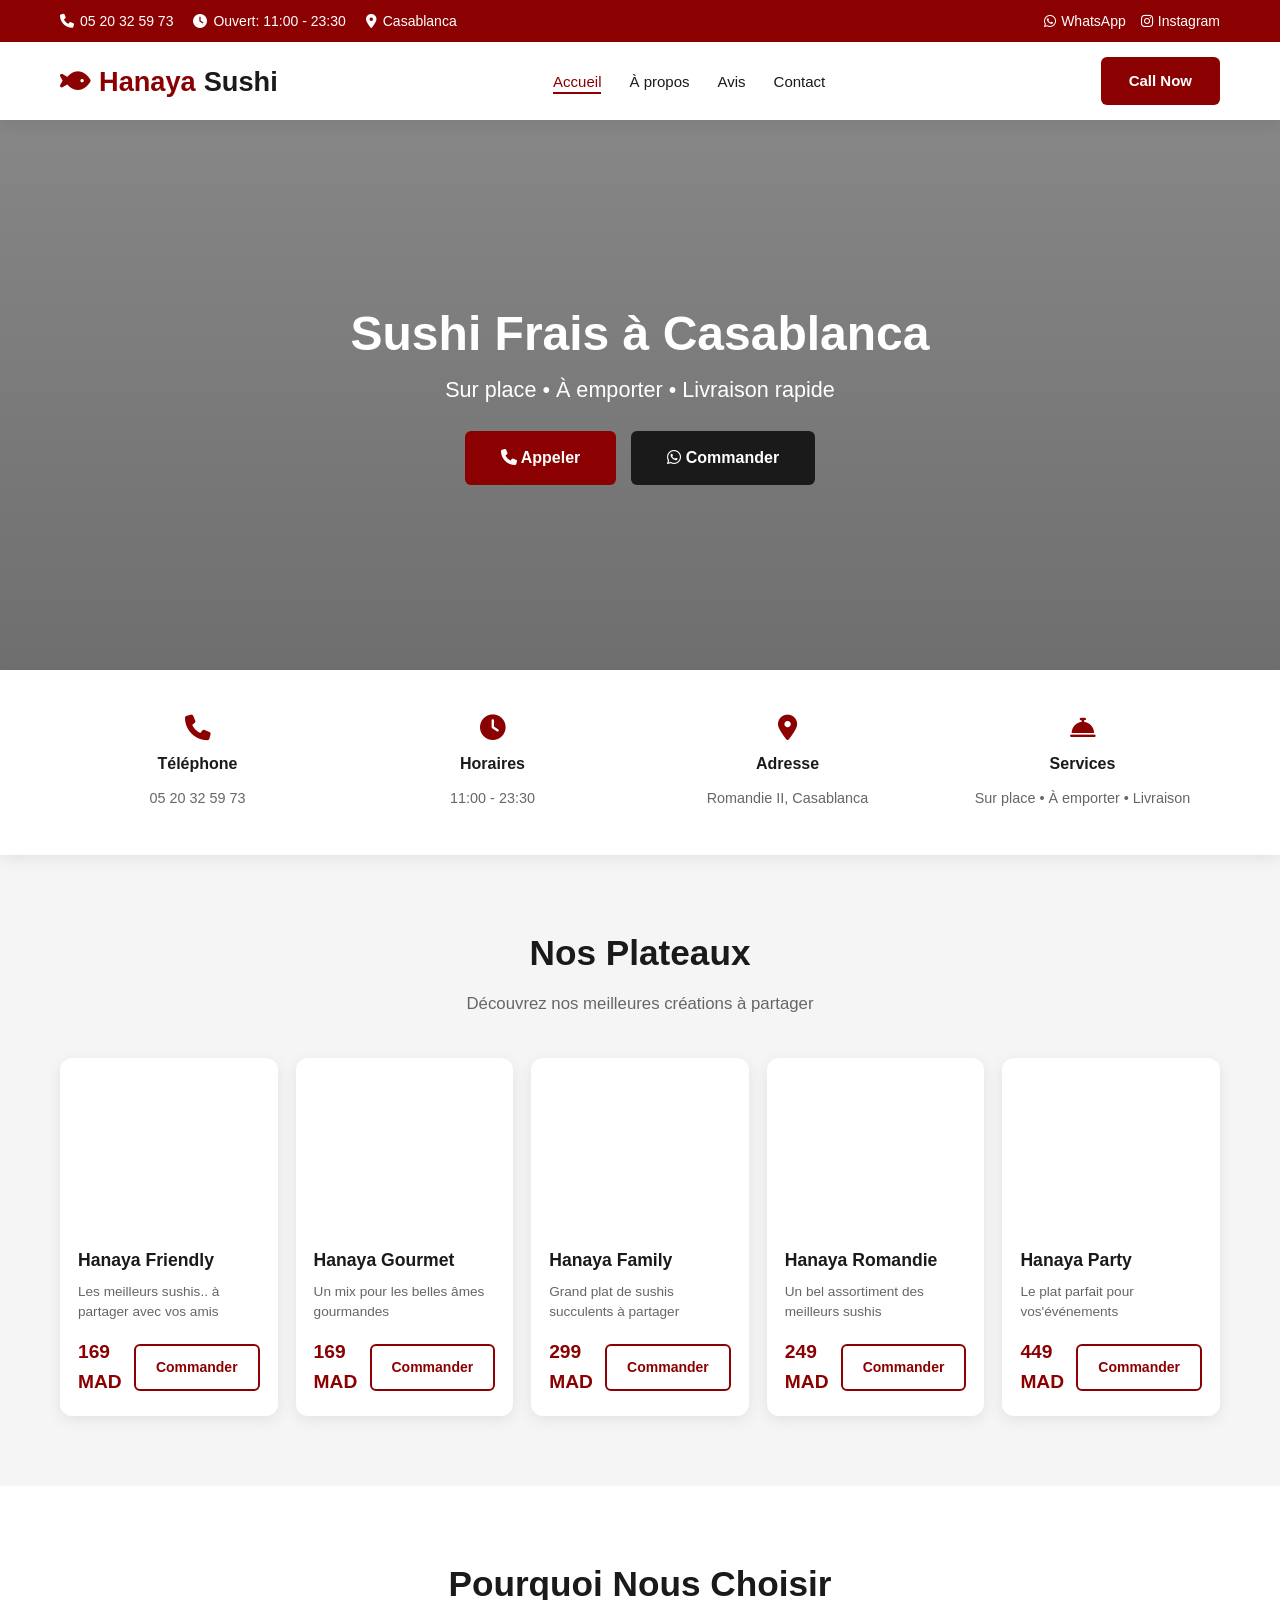
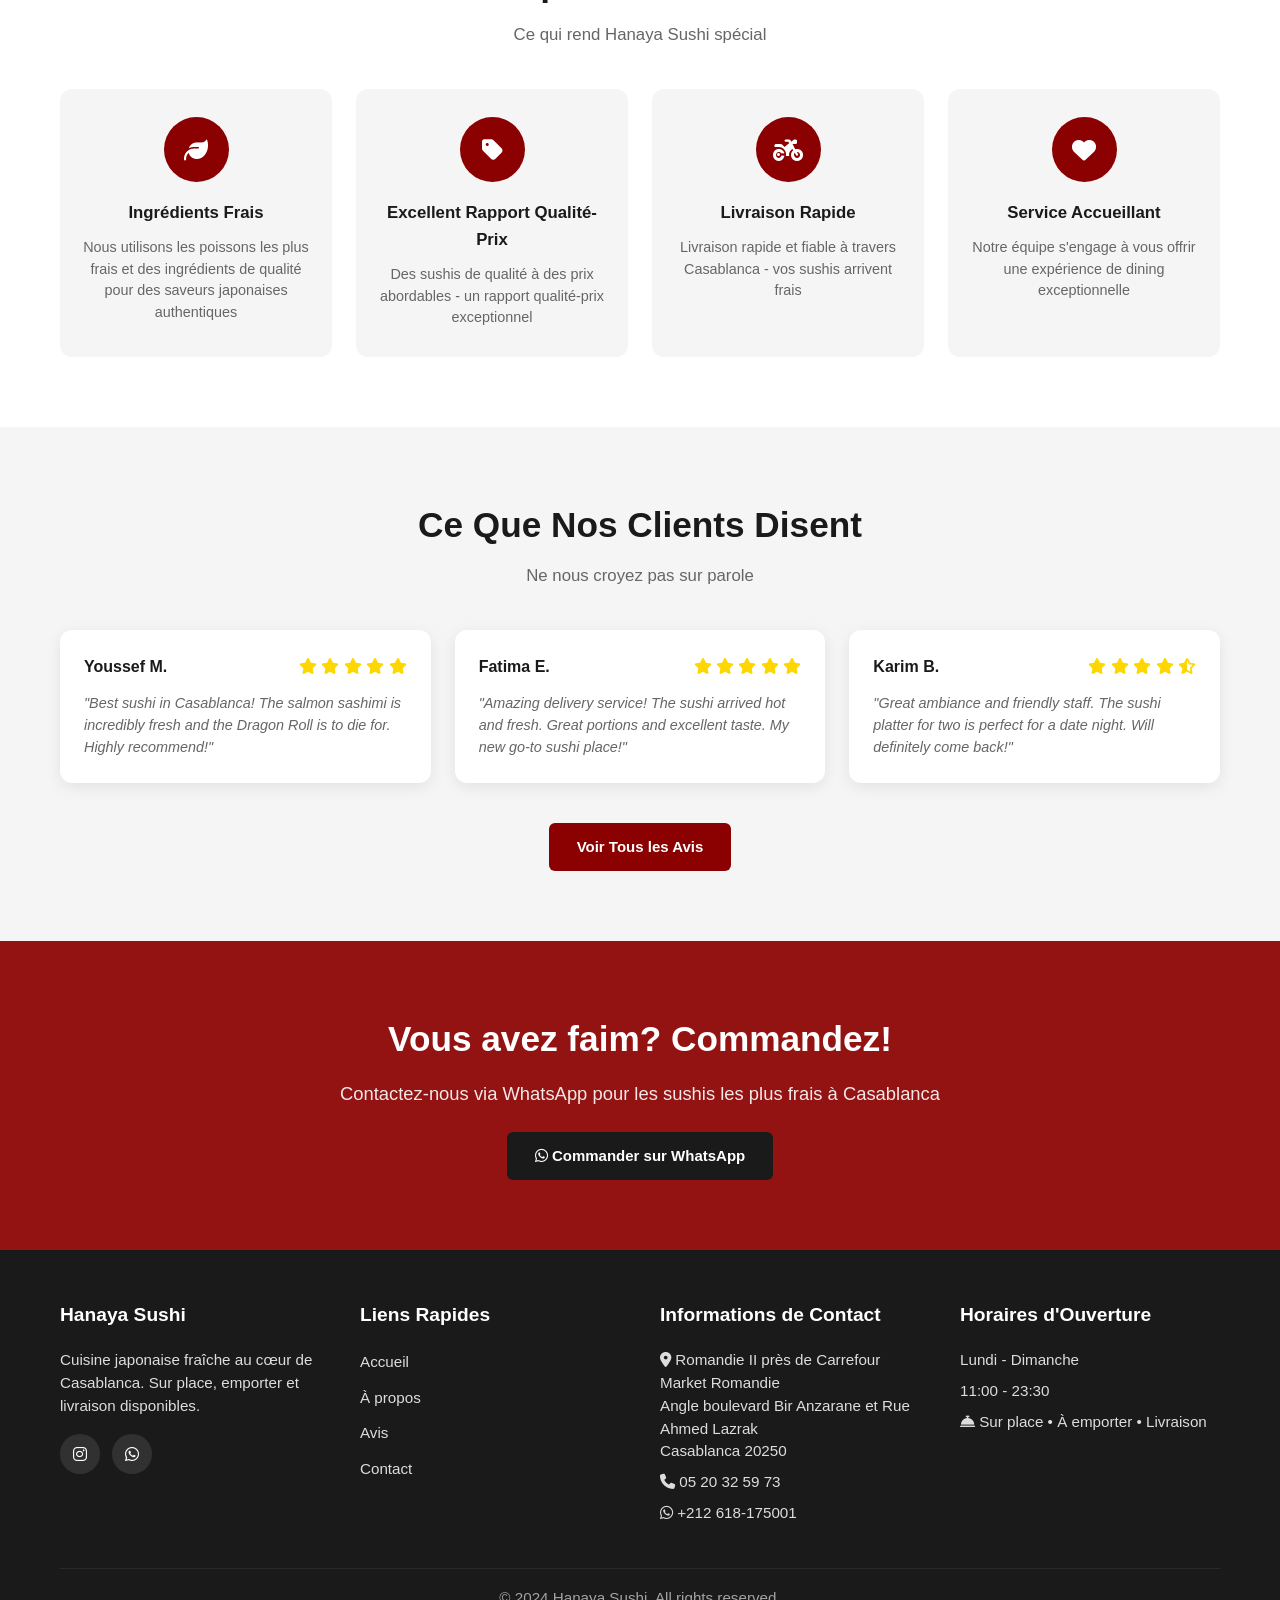
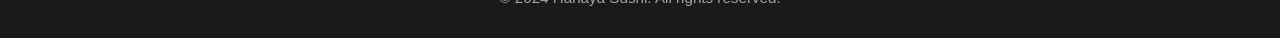
<file: index.html>
<!DOCTYPE html>
<html lang="fr">
<head>
    <meta charset="UTF-8">
    <meta name="viewport" content="width=device-width, initial-scale=1.0">
    <title>Hanaya Sushi - Cuisine Japonaise Fraîche à Casablanca</title>
    <meta name="description" content="Hanaya Sushi - Meilleur restaurant japonais à Casablanca. Sur place, à emporter et livraison disponible. Sushi frais, rolls et plateaux.">
    <link rel="stylesheet" href="style.css">
    <link rel="stylesheet" href="https://cdnjs.cloudflare.com/ajax/libs/font-awesome/6.4.0/css/all.min.css">
</head>
<body>
    <header class="header">
        <div class="top-bar">
            <div class="container">
                <div class="top-bar-info">
                    <span><i class="fas fa-phone"></i> 05 20 32 59 73</span>
                    <span><i class="fas fa-clock"></i> Ouvert: 11:00 - 23:30</span>
                    <span><i class="fas fa-map-marker-alt"></i> Casablanca</span>
                </div>
                <div class="top-bar-actions">
                    <a href="https://wa.me/212618175001" target="_blank"><i class="fab fa-whatsapp"></i> WhatsApp</a>
                    <a href="https://www.instagram.com/hanaya_sushi.casa?igsh=c2Iwand2bjE1bWxq" target="_blank"><i class="fab fa-instagram"></i> Instagram</a>
                </div>
            </div>
        </div>
        <nav class="nav">
            <div class="container">
                <a href="index.html" class="logo">
                    <i class="fas fa-fish"></i> Hanaya <span>Sushi</span>
                </a>
                <ul class="nav-menu">
                    <li><a href="index.html" class="nav-link active">Accueil</a></li>
                    <li><a href="about.html" class="nav-link">À propos</a></li>
                    <li><a href="reviews.html" class="nav-link">Avis</a></li>
                    <li><a href="contact.html" class="nav-link">Contact</a></li>
                </ul>
                <div class="nav-actions">
                    <a href="tel:+212520325973" class="btn btn-primary">Call Now</a>
                </div>
                <div class="mobile-menu-btn" onclick="toggleMenu()">
                    <span></span>
                    <span></span>
                    <span></span>
                </div>
            </div>
        </nav>
    </header>

    <section class="hero">
        <div class="hero-content">
            <h1>Sushi Frais à Casablanca</h1>
            <p>Sur place &bull; À emporter &bull; Livraison rapide</p>
            <div class="hero-buttons">
                <a href="tel:+212618175001" class="btn btn-primary"><i class="fas fa-phone"></i> Appeler</a>
                <a href="https://wa.me/212618175001?text=Hi%20Hanaya%20Sushi,%20I%20would%20like%20to%20order:" class="btn btn-secondary"><i class="fab fa-whatsapp"></i> Commander</a>
            </div>
        </div>
    </section>

    <section class="quick-info">
        <div class="container">
            <div class="info-item">
                <i class="fas fa-phone"></i>
                <h4>Téléphone</h4>
                <p>05 20 32 59 73</p>
            </div>
            <div class="info-item">
                <i class="fas fa-clock"></i>
                <h4>Horaires</h4>
                <p>11:00 - 23:30</p>
            </div>
            <div class="info-item">
                <i class="fas fa-map-marker-alt"></i>
                <h4>Adresse</h4>
                <p>Romandie II, Casablanca</p>
            </div>
            <div class="info-item">
                <i class="fas fa-concierge-bell"></i>
                <h4>Services</h4>
                <p>Sur place &bull; À emporter &bull; Livraison</p>
            </div>
        </div>
    </section>

    <section class="featured">
        <div class="container">
            <h2 class="section-title">Nos Plateaux</h2>
            <p class="section-subtitle">Découvrez nos meilleures créations à partager</p>
            <div class="menu-grid">
                <div class="menu-card">
                    <div class="menu-card-image" style="background: url('https://images.unsplash.com/photo-1579871494447-9811cf80d66c?w=400') center/cover;"></div>
                    <div class="menu-card-content">
                        <h3>Hanaya Friendly</h3>
                        <p>Les meilleurs sushis.. à partager avec vos amis</p>
                        <div class="menu-card-footer">
                            <span class="price">169 MAD</span>
                            <a href="https://wa.me/212618175001?text=Hi%20Hanaya%20Sushi,%20I%20would%20like%20to%20order%20Hanaya%20Friendly:" class="btn btn-outline">Commander</a>
                        </div>
                    </div>
                </div>
                <div class="menu-card">
                    <div class="menu-card-image" style="background: url('https://images.unsplash.com/photo-1579584425555-c3ce17fd4351?w=400') center/cover;"></div>
                    <div class="menu-card-content">
                        <h3>Hanaya Gourmet</h3>
                        <p>Un mix pour les belles âmes gourmandes</p>
                        <div class="menu-card-footer">
                            <span class="price">169 MAD</span>
                            <a href="https://wa.me/212618175001?text=Hi%20Hanaya%20Sushi,%20I%20would%20like%20to%20order%20Hanaya%20Gourmet:" class="btn btn-outline">Commander</a>
                        </div>
                    </div>
                </div>
                <div class="menu-card">
                    <div class="menu-card-image" style="background: url('https://images.unsplash.com/photo-1553621042-f6e147245754?w=400') center/cover;"></div>
                    <div class="menu-card-content">
                        <h3>Hanaya Family</h3>
                        <p>Grand plat de sushis succulents à partager</p>
                        <div class="menu-card-footer">
                            <span class="price">299 MAD</span>
                            <a href="https://wa.me/212618175001?text=Hi%20Hanaya%20Sushi,%20I%20would%20like%20to%20order%20Hanaya%20Family:" class="btn btn-outline">Commander</a>
                        </div>
                    </div>
                </div>
                <div class="menu-card">
                    <div class="menu-card-image" style="background: url('https://images.unsplash.com/photo-1611143669185-af224c5e3252?w=400') center/cover;"></div>
                    <div class="menu-card-content">
                        <h3>Hanaya Romandie</h3>
                        <p>Un bel assortiment des meilleurs sushis</p>
                        <div class="menu-card-footer">
                            <span class="price">249 MAD</span>
                            <a href="https://wa.me/212618175001?text=Hi%20Hanaya%20Sushi,%20I%20would%20like%20to%20order%20Hanaya%20Romandie:" class="btn btn-outline">Commander</a>
                        </div>
                    </div>
                </div>
                <div class="menu-card">
                    <div class="menu-card-image" style="background: url('https://images.unsplash.com/photo-1617196034796-73dfa7b1fd56?w=400') center/cover;"></div>
                    <div class="menu-card-content">
                        <h3>Hanaya Party</h3>
                        <p>Le plat parfait pour vos'événements</p>
                        <div class="menu-card-footer">
                            <span class="price">449 MAD</span>
                            <a href="https://wa.me/212618175001?text=Hi%20Hanaya%20Sushi,%20I%20would%20like%20to%20order%20Hanaya%20Party:" class="btn btn-outline">Commander</a>
                        </div>
                    </div>
                </div>
            </div>
        </div>
    </section>

    <section class="why-us">
        <div class="container">
            <h2 class="section-title">Pourquoi Nous Choisir</h2>
            <p class="section-subtitle">Ce qui rend Hanaya Sushi spécial</p>
            <div class="why-us-grid">
                <div class="why-us-card">
                    <div class="why-us-icon">
                        <i class="fas fa-leaf"></i>
                    </div>
                    <h3>Ingrédients Frais</h3>
                    <p>Nous utilisons les poissons les plus frais et des ingrédients de qualité pour des saveurs japonaises authentiques</p>
                </div>
                <div class="why-us-card">
                    <div class="why-us-icon">
                        <i class="fas fa-tag"></i>
                    </div>
                    <h3>Excellent Rapport Qualité-Prix</h3>
                    <p>Des sushis de qualité à des prix abordables - un rapport qualité-prix exceptionnel</p>
                </div>
                <div class="why-us-card">
                    <div class="why-us-icon">
                        <i class="fas fa-motorcycle"></i>
                    </div>
                    <h3>Livraison Rapide</h3>
                    <p>Livraison rapide et fiable à travers Casablanca - vos sushis arrivent frais</p>
                </div>
                <div class="why-us-card">
                    <div class="why-us-icon">
                        <i class="fas fa-heart"></i>
                    </div>
                    <h3>Service Accueillant</h3>
                    <p>Notre équipe s'engage à vous offrir une expérience de dining exceptionnelle</p>
                </div>
            </div>
        </div>
    </section>

    <section class="reviews-preview">
        <div class="container">
            <h2 class="section-title">Ce Que Nos Clients Disent</h2>
            <p class="section-subtitle">Ne nous croyez pas sur parole</p>
            <div class="reviews-grid">
                <div class="review-card">
                    <div class="review-header">
                        <span class="review-author">Youssef M.</span>
                        <div class="review-stars">
                            <i class="fas fa-star"></i>
                            <i class="fas fa-star"></i>
                            <i class="fas fa-star"></i>
                            <i class="fas fa-star"></i>
                            <i class="fas fa-star"></i>
                        </div>
                    </div>
                    <p class="review-text">"Best sushi in Casablanca! The salmon sashimi is incredibly fresh and the Dragon Roll is to die for. Highly recommend!"</p>
                </div>
                <div class="review-card">
                    <div class="review-header">
                        <span class="review-author">Fatima E.</span>
                        <div class="review-stars">
                            <i class="fas fa-star"></i>
                            <i class="fas fa-star"></i>
                            <i class="fas fa-star"></i>
                            <i class="fas fa-star"></i>
                            <i class="fas fa-star"></i>
                        </div>
                    </div>
                    <p class="review-text">"Amazing delivery service! The sushi arrived hot and fresh. Great portions and excellent taste. My new go-to sushi place!"</p>
                </div>
                <div class="review-card">
                    <div class="review-header">
                        <span class="review-author">Karim B.</span>
                        <div class="review-stars">
                            <i class="fas fa-star"></i>
                            <i class="fas fa-star"></i>
                            <i class="fas fa-star"></i>
                            <i class="fas fa-star"></i>
                            <i class="fas fa-star-half-alt"></i>
                        </div>
                    </div>
                    <p class="review-text">"Great ambiance and friendly staff. The sushi platter for two is perfect for a date night. Will definitely come back!"</p>
                </div>
            </div>
            <div style="text-align: center; margin-top: 40px;">
                <a href="reviews.html" class="btn btn-primary">Voir Tous les Avis</a>
            </div>
        </div>
    </section>

    <section class="cta-banner">
        <div class="container">
            <h2>Vous avez faim? Commandez!</h2>
            <p>Contactez-nous via WhatsApp pour les sushis les plus frais à Casablanca</p>
            <a href="https://wa.me/212618175001?text=Hi%20Hanaya%20Sushi,%20I%20would%20like%20to%20order:" class="btn btn-secondary"><i class="fab fa-whatsapp"></i> Commander sur WhatsApp</a>
        </div>
    </section>

    <footer class="footer">
        <div class="container">
            <div class="footer-grid">
                <div>
                    <h3>Hanaya Sushi</h3>
                    <p>Cuisine japonaise fraîche au cœur de Casablanca. Sur place, emporter et livraison disponibles.</p>
                    <div class="footer-social">
                        <a href="https://www.instagram.com/hanaya_sushi.casa?igsh=c2Iwand2bjE1bWxq" target="_blank"><i class="fab fa-instagram"></i></a>
                        <a href="https://wa.me/212618175001"><i class="fab fa-whatsapp"></i></a>
                    </div>
                </div>
                <div>
                    <h3>Liens Rapides</h3>
                    <ul class="footer-links">
                        <li><a href="index.html">Accueil</a></li>
                        <li><a href="about.html">À propos</a></li>
                        <li><a href="reviews.html">Avis</a></li>
                        <li><a href="contact.html">Contact</a></li>
                    </ul>
                </div>
                <div>
                    <h3>Informations de Contact</h3>
                    <p><i class="fas fa-map-marker-alt"></i> Romandie II près de Carrefour Market Romandie<br>Angle boulevard Bir Anzarane et Rue Ahmed Lazrak<br>Casablanca 20250</p>
                    <p><i class="fas fa-phone"></i> 05 20 32 59 73</p>
                    <p><i class="fab fa-whatsapp"></i> +212 618-175001</p>
                </div>
                <div>
                    <h3>Horaires d'Ouverture</h3>
                    <p>Lundi - Dimanche</p>
                    <p>11:00 - 23:30</p>
                    <p><i class="fas fa-concierge-bell"></i> Sur place &bull; À emporter &bull; Livraison</p>
                </div>
            </div>
            <div class="footer-bottom">
                <p>&copy; 2024 Hanaya Sushi. All rights reserved.</p>
            </div>
        </div>
    </footer>

    <div class="menu-overlay" onclick="toggleMenu()"></div>

    <div class="floating-call">
        <a href="https://wa.me/212618175001?text=Hi%20Hanaya%20Sushi,%20I%20would%20like%20to%20order:" class="whatsapp-btn"><i class="fab fa-whatsapp"></i></a>
        <a href="tel:+212618175001" class="call-btn"><i class="fas fa-phone"></i></a>
    </div>

    <script src="script.js"></script>
</body>
</html>
</file>
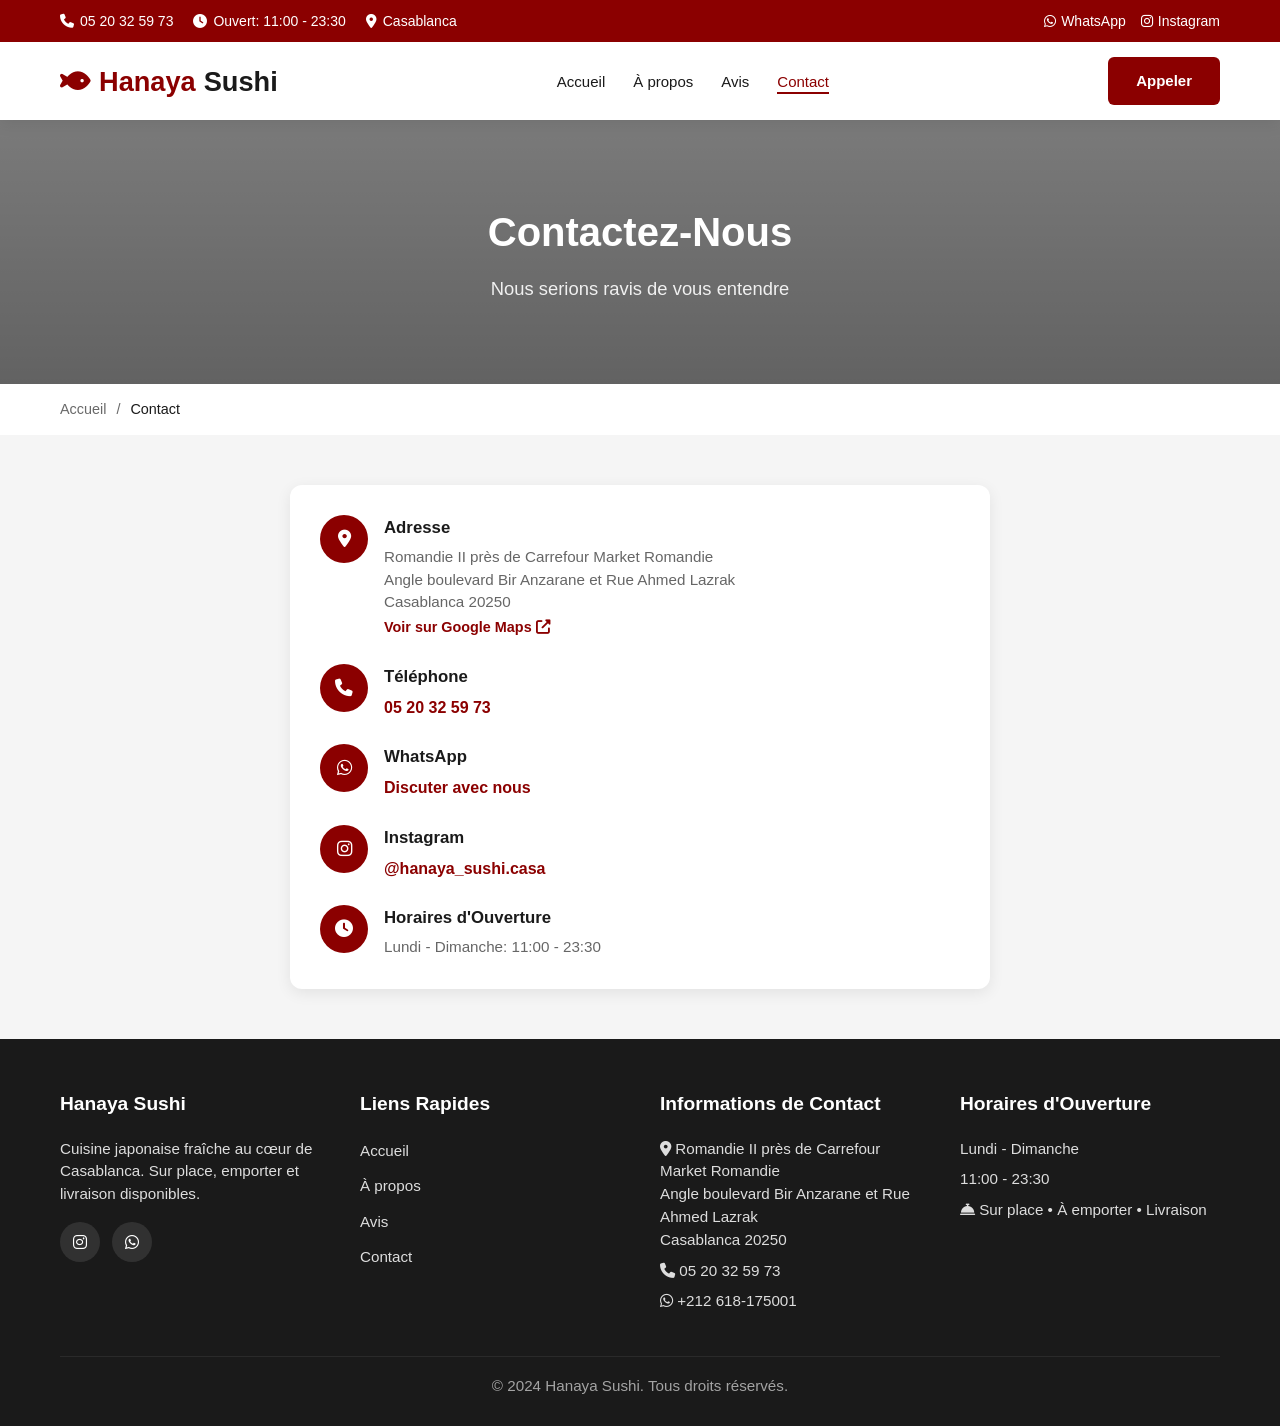
<file: contact.html>
<!DOCTYPE html>
<html lang="fr">
<head>
    <meta charset="UTF-8">
    <meta name="viewport" content="width=device-width, initial-scale=1.0">
    <title>Contact - Hanaya Sushi</title>
    <meta name="description" content="Contactez Hanaya Sushi Casablanca. Trouvez notre adresse, numéro de téléphone.">
    <link rel="stylesheet" href="style.css">
    <link rel="stylesheet" href="https://cdnjs.cloudflare.com/ajax/libs/font-awesome/6.4.0/css/all.min.css">
</head>
<body>
    <header class="header">
        <div class="top-bar">
            <div class="container">
                <div class="top-bar-info">
                    <span><i class="fas fa-phone"></i> 05 20 32 59 73</span>
                    <span><i class="fas fa-clock"></i> Ouvert: 11:00 - 23:30</span>
                    <span><i class="fas fa-map-marker-alt"></i> Casablanca</span>
                </div>
                <div class="top-bar-actions">
                    <a href="https://wa.me/212618175001" target="_blank"><i class="fab fa-whatsapp"></i> WhatsApp</a>
                    <a href="https://www.instagram.com/hanaya_sushi.casa?igsh=c2Iwand2bjE1bWxq" target="_blank"><i class="fab fa-instagram"></i> Instagram</a>
                </div>
            </div>
        </div>
        <nav class="nav">
            <div class="container">
                <a href="index.html" class="logo">
                    <i class="fas fa-fish"></i> Hanaya <span>Sushi</span>
                </a>
                <ul class="nav-menu">
                    <li><a href="index.html" class="nav-link">Accueil</a></li>
                    <li><a href="about.html" class="nav-link">À propos</a></li>
                    <li><a href="reviews.html" class="nav-link">Avis</a></li>
                    <li><a href="contact.html" class="nav-link active">Contact</a></li>
                </ul>
                <div class="nav-actions">
                    <a href="tel:+212520325973" class="btn btn-primary">Appeler</a>
                </div>
                <div class="mobile-menu-btn" onclick="toggleMenu()">
                    <span></span>
                    <span></span>
                    <span></span>
                </div>
            </div>
        </nav>
    </header>

    <section class="page-header">
        <div class="container">
            <h1>Contactez-Nous</h1>
            <p>Nous serions ravis de vous entendre</p>
        </div>
    </section>

    <section class="breadcrumb">
        <div class="container">
            <ul>
                <li><a href="index.html">Accueil</a></li>
                <li>Contact</li>
            </ul>
        </div>
    </section>

    <section class="contact-page">
        <div class="container">
            <div class="contact-full">
                <div class="contact-info">
                        <div class="contact-item">
                            <div class="contact-icon">
                                <i class="fas fa-map-marker-alt"></i>
                            </div>
                            <div class="contact-details">
                                <h3>Adresse</h3>
                                <p>Romandie II près de Carrefour Market Romandie<br>Angle boulevard Bir Anzarane et Rue Ahmed Lazrak<br>Casablanca 20250</p>
                                <a href="https://www.google.com/maps/search/?api=1&query=Carrefour+Market+Romandie+Casa+Blanc" target="_blank" style="color: var(--primary); font-weight: 600; font-size: 0.9rem;">Voir sur Google Maps <i class="fas fa-external-link-alt"></i></a>
                            </div>
                        </div>

                        <div class="contact-item">
                            <div class="contact-icon">
                                <i class="fas fa-phone"></i>
                            </div>
                            <div class="contact-details">
                                <h3>Téléphone</h3>
                                <a href="tel:+212520325973">05 20 32 59 73</a>
                            </div>
                        </div>

                        <div class="contact-item">
                            <div class="contact-icon">
                                <i class="fab fa-whatsapp"></i>
                            </div>
                            <div class="contact-details">
                                <h3>WhatsApp</h3>
                                <a href="https://wa.me/212618175001">Discuter avec nous</a>
                            </div>
                        </div>

                        <div class="contact-item">
                            <div class="contact-icon">
                                <i class="fab fa-instagram"></i>
                            </div>
                            <div class="contact-details">
                                <h3>Instagram</h3>
                                <a href="https://www.instagram.com/hanaya_sushi.casa?igsh=c2Iwand2bjE1bWxq" target="_blank">@hanaya_sushi.casa</a>
                            </div>
                        </div>

                        <div class="contact-item">
                            <div class="contact-icon">
                                <i class="fas fa-clock"></i>
                            </div>
                            <div class="contact-details">
                                <h3>Horaires d'Ouverture</h3>
                                <p>Lundi - Dimanche: 11:00 - 23:30</p>
                            </div>
                        </div>
                    </div>
                </div>
            </div>
        </div>
    </section>

    <footer class="footer">
        <div class="container">
            <div class="footer-grid">
                <div>
                    <h3>Hanaya Sushi</h3>
                    <p>Cuisine japonaise fraîche au cœur de Casablanca. Sur place, emporter et livraison disponibles.</p>
                    <div class="footer-social">
                        <a href="https://www.instagram.com/hanaya_sushi.casa?igsh=c2Iwand2bjE1bWxq" target="_blank"><i class="fab fa-instagram"></i></a>
                        <a href="https://wa.me/212618175001"><i class="fab fa-whatsapp"></i></a>
                    </div>
                </div>
                <div>
                    <h3>Liens Rapides</h3>
                    <ul class="footer-links">
                        <li><a href="index.html">Accueil</a></li>
                        <li><a href="about.html">À propos</a></li>
                        <li><a href="reviews.html">Avis</a></li>
                        <li><a href="contact.html">Contact</a></li>
                    </ul>
                </div>
                <div>
                    <h3>Informations de Contact</h3>
                    <p><i class="fas fa-map-marker-alt"></i> Romandie II près de Carrefour Market Romandie<br>Angle boulevard Bir Anzarane et Rue Ahmed Lazrak<br>Casablanca 20250</p>
                    <p><i class="fas fa-phone"></i> 05 20 32 59 73</p>
                    <p><i class="fab fa-whatsapp"></i> +212 618-175001</p>
                </div>
                <div>
                    <h3>Horaires d'Ouverture</h3>
                    <p>Lundi - Dimanche</p>
                    <p>11:00 - 23:30</p>
                    <p><i class="fas fa-concierge-bell"></i> Sur place &bull; À emporter &bull; Livraison</p>
                </div>
            </div>
            <div class="footer-bottom">
                <p>&copy; 2024 Hanaya Sushi. Tous droits réservés.</p>
            </div>
        </div>
    </footer>

    <div class="menu-overlay" onclick="toggleMenu()"></div>

    <div class="floating-call">
        <a href="https://wa.me/212618175001?text=Hi%20Hanaya%20Sushi,%20I%20would%20like%20to%20order:" class="whatsapp-btn"><i class="fab fa-whatsapp"></i></a>
        <a href="tel:+212618175001" class="call-btn"><i class="fas fa-phone"></i></a>
    </div>

    <script src="script.js"></script>
</body>
</html>
</file>
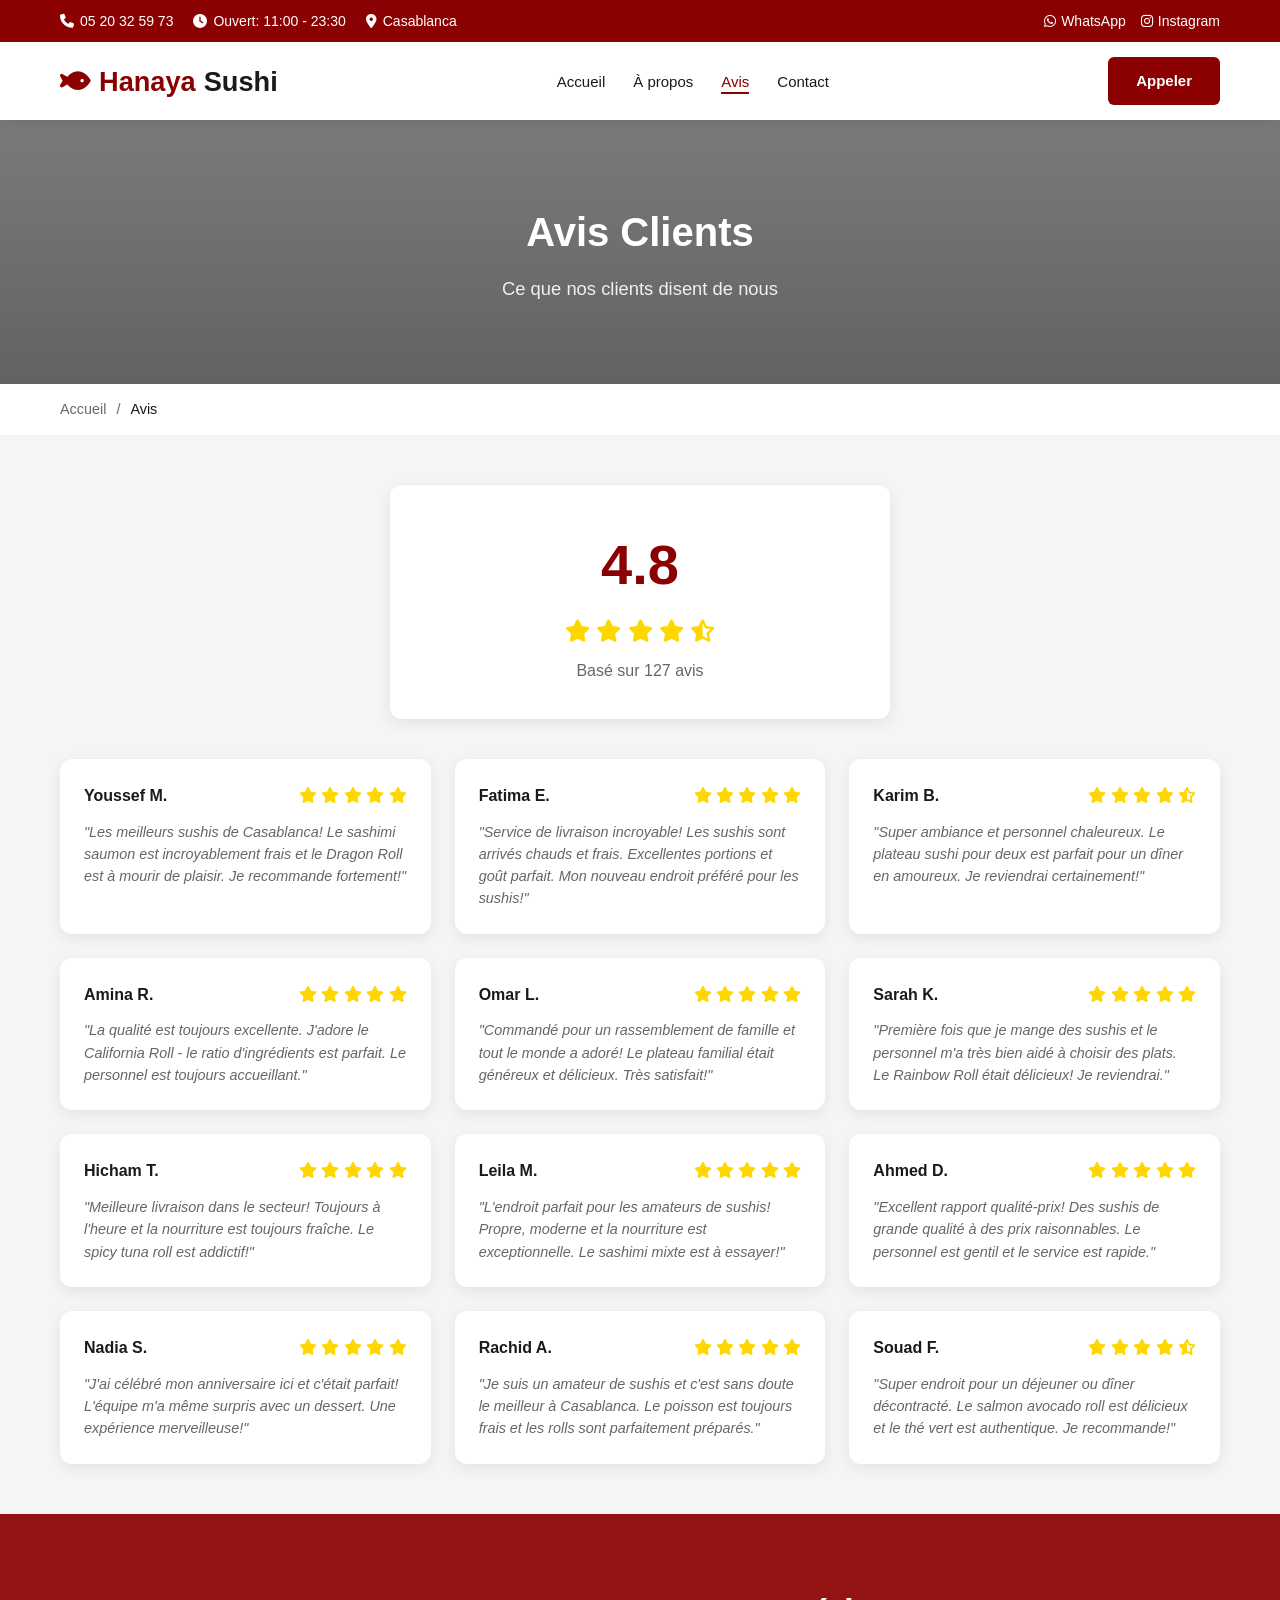
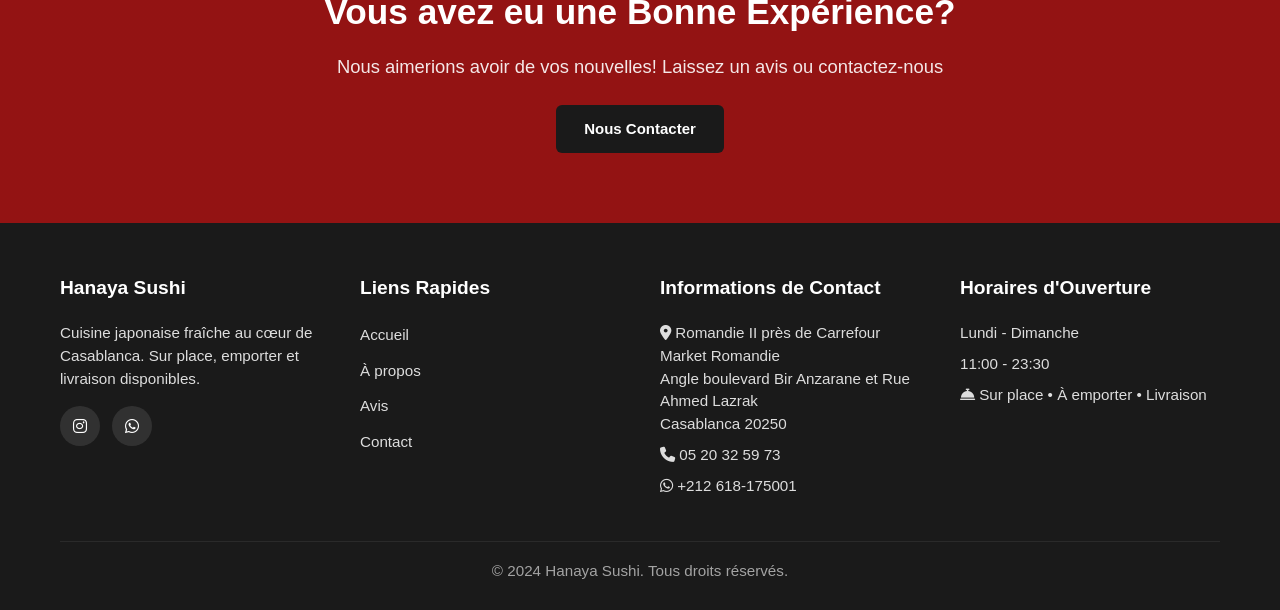
<file: reviews.html>
<!DOCTYPE html>
<html lang="fr">
<head>
    <meta charset="UTF-8">
    <meta name="viewport" content="width=device-width, initial-scale=1.0">
    <title>Avis Clients - Hanaya Sushi</title>
    <meta name="description" content="Découvrez ce que nos clients disent Hanaya Sushi Casablanca. Lisez les avis et témoignages authentiques.">
    <link rel="stylesheet" href="style.css">
    <link rel="stylesheet" href="https://cdnjs.cloudflare.com/ajax/libs/font-awesome/6.4.0/css/all.min.css">
</head>
<body>
    <header class="header">
        <div class="top-bar">
            <div class="container">
                <div class="top-bar-info">
                    <span><i class="fas fa-phone"></i> 05 20 32 59 73</span>
                    <span><i class="fas fa-clock"></i> Ouvert: 11:00 - 23:30</span>
                    <span><i class="fas fa-map-marker-alt"></i> Casablanca</span>
                </div>
                <div class="top-bar-actions">
                    <a href="https://wa.me/212618175001" target="_blank"><i class="fab fa-whatsapp"></i> WhatsApp</a>
                    <a href="https://www.instagram.com/hanaya_sushi.casa?igsh=c2Iwand2bjE1bWxq" target="_blank"><i class="fab fa-instagram"></i> Instagram</a>
                </div>
            </div>
        </div>
        <nav class="nav">
            <div class="container">
                <a href="index.html" class="logo">
                    <i class="fas fa-fish"></i> Hanaya <span>Sushi</span>
                </a>
                <ul class="nav-menu">
                    <li><a href="index.html" class="nav-link">Accueil</a></li>
                    <li><a href="about.html" class="nav-link">À propos</a></li>
                    <li><a href="reviews.html" class="nav-link active">Avis</a></li>
                    <li><a href="contact.html" class="nav-link">Contact</a></li>
                </ul>
                <div class="nav-actions">
                    <a href="tel:+212520325973" class="btn btn-primary">Appeler</a>
                </div>
                <div class="mobile-menu-btn" onclick="toggleMenu()">
                    <span></span>
                    <span></span>
                    <span></span>
                </div>
            </div>
        </nav>
    </header>

    <section class="page-header">
        <div class="container">
            <h1>Avis Clients</h1>
            <p>Ce que nos clients disent de nous</p>
        </div>
    </section>

    <section class="breadcrumb">
        <div class="container">
            <ul>
                <li><a href="index.html">Accueil</a></li>
                <li>Avis</li>
            </ul>
        </div>
    </section>

    <section class="reviews-page">
        <div class="container">
            <div class="reviews-summary">
                <div class="rating-big">4.8</div>
                <div class="stars-big">
                    <i class="fas fa-star"></i>
                    <i class="fas fa-star"></i>
                    <i class="fas fa-star"></i>
                    <i class="fas fa-star"></i>
                    <i class="fas fa-star-half-alt"></i>
                </div>
                <p class="reviews-count">Basé sur 127 avis</p>
            </div>

            <div class="all-reviews-grid">
                <div class="review-card">
                    <div class="review-header">
                        <span class="review-author">Youssef M.</span>
                        <div class="review-stars">
                            <i class="fas fa-star"></i>
                            <i class="fas fa-star"></i>
                            <i class="fas fa-star"></i>
                            <i class="fas fa-star"></i>
                            <i class="fas fa-star"></i>
                        </div>
                    </div>
                    <p class="review-text">"Les meilleurs sushis de Casablanca! Le sashimi saumon est incroyablement frais et le Dragon Roll est à mourir de plaisir. Je recommande fortement!"</p>
                </div>

                <div class="review-card">
                    <div class="review-header">
                        <span class="review-author">Fatima E.</span>
                        <div class="review-stars">
                            <i class="fas fa-star"></i>
                            <i class="fas fa-star"></i>
                            <i class="fas fa-star"></i>
                            <i class="fas fa-star"></i>
                            <i class="fas fa-star"></i>
                        </div>
                    </div>
                    <p class="review-text">"Service de livraison incroyable! Les sushis sont arrivés chauds et frais. Excellentes portions et goût parfait. Mon nouveau endroit préféré pour les sushis!"</p>
                </div>

                <div class="review-card">
                    <div class="review-header">
                        <span class="review-author">Karim B.</span>
                        <div class="review-stars">
                            <i class="fas fa-star"></i>
                            <i class="fas fa-star"></i>
                            <i class="fas fa-star"></i>
                            <i class="fas fa-star"></i>
                            <i class="fas fa-star-half-alt"></i>
                        </div>
                    </div>
                    <p class="review-text">"Super ambiance et personnel chaleureux. Le plateau sushi pour deux est parfait pour un dîner en amoureux. Je reviendrai certainement!"</p>
                </div>

                <div class="review-card">
                    <div class="review-header">
                        <span class="review-author">Amina R.</span>
                        <div class="review-stars">
                            <i class="fas fa-star"></i>
                            <i class="fas fa-star"></i>
                            <i class="fas fa-star"></i>
                            <i class="fas fa-star"></i>
                            <i class="fas fa-star"></i>
                        </div>
                    </div>
                    <p class="review-text">"La qualité est toujours excellente. J'adore le California Roll - le ratio d'ingrédients est parfait. Le personnel est toujours accueillant."</p>
                </div>

                <div class="review-card">
                    <div class="review-header">
                        <span class="review-author">Omar L.</span>
                        <div class="review-stars">
                            <i class="fas fa-star"></i>
                            <i class="fas fa-star"></i>
                            <i class="fas fa-star"></i>
                            <i class="fas fa-star"></i>
                            <i class="fas fa-star"></i>
                        </div>
                    </div>
                    <p class="review-text">"Commandé pour un rassemblement de famille et tout le monde a adoré! Le plateau familial était généreux et délicieux. Très satisfait!"</p>
                </div>

                <div class="review-card">
                    <div class="review-header">
                        <span class="review-author">Sarah K.</span>
                        <div class="review-stars">
                            <i class="fas fa-star"></i>
                            <i class="fas fa-star"></i>
                            <i class="fas fa-star"></i>
                            <i class="fas fa-star"></i>
                            <i class="fas fa-star"></i>
                        </div>
                    </div>
                    <p class="review-text">"Première fois que je mange des sushis et le personnel m'a très bien aidé à choisir des plats. Le Rainbow Roll était délicieux! Je reviendrai."</p>
                </div>

                <div class="review-card">
                    <div class="review-header">
                        <span class="review-author">Hicham T.</span>
                        <div class="review-stars">
                            <i class="fas fa-star"></i>
                            <i class="fas fa-star"></i>
                            <i class="fas fa-star"></i>
                            <i class="fas fa-star"></i>
                            <i class="fas fa-star"></i>
                        </div>
                    </div>
                    <p class="review-text">"Meilleure livraison dans le secteur! Toujours à l'heure et la nourriture est toujours fraîche. Le spicy tuna roll est addictif!"</p>
                </div>

                <div class="review-card">
                    <div class="review-header">
                        <span class="review-author">Leila M.</span>
                        <div class="review-stars">
                            <i class="fas fa-star"></i>
                            <i class="fas fa-star"></i>
                            <i class="fas fa-star"></i>
                            <i class="fas fa-star"></i>
                            <i class="fas fa-star"></i>
                        </div>
                    </div>
                    <p class="review-text">"L'endroit parfait pour les amateurs de sushis! Propre, moderne et la nourriture est exceptionnelle. Le sashimi mixte est à essayer!"</p>
                </div>

                <div class="review-card">
                    <div class="review-header">
                        <span class="review-author">Ahmed D.</span>
                        <div class="review-stars">
                            <i class="fas fa-star"></i>
                            <i class="fas fa-star"></i>
                            <i class="fas fa-star"></i>
                            <i class="fas fa-star"></i>
                            <i class="fas fa-star"></i>
                        </div>
                    </div>
                    <p class="review-text">"Excellent rapport qualité-prix! Des sushis de grande qualité à des prix raisonnables. Le personnel est gentil et le service est rapide."</p>
                </div>

                <div class="review-card">
                    <div class="review-header">
                        <span class="review-author">Nadia S.</span>
                        <div class="review-stars">
                            <i class="fas fa-star"></i>
                            <i class="fas fa-star"></i>
                            <i class="fas fa-star"></i>
                            <i class="fas fa-star"></i>
                            <i class="fas fa-star"></i>
                        </div>
                    </div>
                    <p class="review-text">"J'ai célébré mon anniversaire ici et c'était parfait! L'équipe m'a même surpris avec un dessert. Une expérience merveilleuse!"</p>
                </div>

                <div class="review-card">
                    <div class="review-header">
                        <span class="review-author">Rachid A.</span>
                        <div class="review-stars">
                            <i class="fas fa-star"></i>
                            <i class="fas fa-star"></i>
                            <i class="fas fa-star"></i>
                            <i class="fas fa-star"></i>
                            <i class="fas fa-star"></i>
                        </div>
                    </div>
                    <p class="review-text">"Je suis un amateur de sushis et c'est sans doute le meilleur à Casablanca. Le poisson est toujours frais et les rolls sont parfaitement préparés."</p>
                </div>

                <div class="review-card">
                    <div class="review-header">
                        <span class="review-author">Souad F.</span>
                        <div class="review-stars">
                            <i class="fas fa-star"></i>
                            <i class="fas fa-star"></i>
                            <i class="fas fa-star"></i>
                            <i class="fas fa-star"></i>
                            <i class="fas fa-star-half-alt"></i>
                        </div>
                    </div>
                    <p class="review-text">"Super endroit pour un déjeuner ou dîner décontracté. Le salmon avocado roll est délicieux et le thé vert est authentique. Je recommande!"</p>
                </div>
            </div>
        </div>
    </section>

    <section class="cta-banner">
        <div class="container">
            <h2>Vous avez eu une Bonne Expérience?</h2>
            <p>Nous aimerions avoir de vos nouvelles! Laissez un avis ou contactez-nous</p>
            <a href="contact.html" class="btn btn-secondary">Nous Contacter</a>
        </div>
    </section>

    <footer class="footer">
        <div class="container">
            <div class="footer-grid">
                <div>
                    <h3>Hanaya Sushi</h3>
                    <p>Cuisine japonaise fraîche au cœur de Casablanca. Sur place, emporter et livraison disponibles.</p>
                    <div class="footer-social">
                        <a href="https://www.instagram.com/hanaya_sushi.casa?igsh=c2Iwand2bjE1bWxq" target="_blank"><i class="fab fa-instagram"></i></a>
                        <a href="https://wa.me/212618175001"><i class="fab fa-whatsapp"></i></a>
                    </div>
                </div>
                <div>
                    <h3>Liens Rapides</h3>
                    <ul class="footer-links">
                        <li><a href="index.html">Accueil</a></li>
                        <li><a href="about.html">À propos</a></li>
                        <li><a href="reviews.html">Avis</a></li>
                        <li><a href="contact.html">Contact</a></li>
                    </ul>
                </div>
                <div>
                    <h3>Informations de Contact</h3>
                    <p><i class="fas fa-map-marker-alt"></i> Romandie II près de Carrefour Market Romandie<br>Angle boulevard Bir Anzarane et Rue Ahmed Lazrak<br>Casablanca 20250</p>
                    <p><i class="fas fa-phone"></i> 05 20 32 59 73</p>
                    <p><i class="fab fa-whatsapp"></i> +212 618-175001</p>
                </div>
                <div>
                    <h3>Horaires d'Ouverture</h3>
                    <p>Lundi - Dimanche</p>
                    <p>11:00 - 23:30</p>
                    <p><i class="fas fa-concierge-bell"></i> Sur place &bull; À emporter &bull; Livraison</p>
                </div>
            </div>
            <div class="footer-bottom">
                <p>&copy; 2024 Hanaya Sushi. Tous droits réservés.</p>
            </div>
        </div>
    </footer>

    <div class="menu-overlay" onclick="toggleMenu()"></div>

    <div class="floating-call">
        <a href="https://wa.me/212618175001?text=Hi%20Hanaya%20Sushi,%20I%20would%20like%20to%20order:" class="whatsapp-btn"><i class="fab fa-whatsapp"></i></a>
        <a href="tel:+212618175001" class="call-btn"><i class="fas fa-phone"></i></a>
    </div>

    <script src="script.js"></script>
</body>
</html>
</file>
<file: style.css>
:root {
    --primary: #8B0000;
    --primary-dark: #6B0000;
    --primary-light: #A52A2A;
    --secondary: #FFFFFF;
    --secondary-light: #F5F5F5;
    --accent: #1A1A1A;
    --text-dark: #1A1A1A;
    --text-light: #666666;
    --text-white: #FFFFFF;
    --border: #E0E0E0;
    --shadow: 0 4px 15px rgba(0,0,0,0.08);
    --transition: all 0.3s ease;
}

* {
    margin: 0;
    padding: 0;
    box-sizing: border-box;
}

html {
    scroll-behavior: smooth;
}

body {
    font-family: 'Segoe UI', Tahoma, Geneva, Verdana, sans-serif;
    line-height: 1.6;
    color: var(--text-dark);
    background-color: var(--secondary-light);
}

a {
    text-decoration: none;
    color: inherit;
}

ul {
    list-style: none;
}

img {
    max-width: 100%;
    height: auto;
}

.container {
    max-width: 1200px;
    margin: 0 auto;
    padding: 0 20px;
}

.btn {
    display: inline-block;
    padding: 12px 28px;
    border-radius: 6px;
    font-weight: 600;
    text-align: center;
    cursor: pointer;
    transition: var(--transition);
    border: none;
    font-size: 15px;
}

.btn-primary {
    background: var(--primary);
    color: var(--text-white);
}

.btn-primary:hover {
    background: var(--primary-dark);
}

.btn-secondary {
    background: var(--accent);
    color: var(--text-white);
}

.btn-secondary:hover {
    background: #333;
}

.btn-outline {
    background: transparent;
    border: 2px solid var(--primary);
    color: var(--primary);
    padding: 10px 20px;
    font-size: 14px;
}

.btn-outline:hover {
    background: var(--primary);
    color: var(--text-white);
}

.section-title {
    font-size: 2.2rem;
    text-align: center;
    margin-bottom: 10px;
    font-weight: 700;
    color: var(--text-dark);
}

.section-subtitle {
    text-align: center;
    color: var(--text-light);
    margin-bottom: 40px;
    font-size: 1.05rem;
}

/* Header */
.header {
    background: var(--secondary);
    box-shadow: var(--shadow);
    position: sticky;
    top: 0;
    z-index: 1000;
}

.top-bar {
    background: var(--primary);
    color: var(--text-white);
    padding: 10px 0;
    font-size: 14px;
}

.top-bar .container {
    display: flex;
    justify-content: space-between;
    align-items: center;
    flex-wrap: wrap;
    gap: 10px;
}

.top-bar-info {
    display: flex;
    gap: 20px;
    flex-wrap: wrap;
}

.top-bar-info span {
    display: flex;
    align-items: center;
    gap: 6px;
}

.top-bar-actions {
    display: flex;
    gap: 15px;
}

.top-bar-actions a {
    display: flex;
    align-items: center;
    gap: 5px;
}

.nav {
    padding: 15px 0;
}

.nav .container {
    display: flex;
    justify-content: space-between;
    align-items: center;
}

.logo {
    font-size: 1.7rem;
    font-weight: 700;
    color: var(--primary);
    display: flex;
    align-items: center;
    gap: 8px;
}

.logo span {
    color: var(--accent);
}

.nav-menu {
    display: flex;
    gap: 28px;
    align-items: center;
}

.nav-link {
    font-weight: 500;
    font-size: 15px;
    transition: var(--transition);
    position: relative;
}

.nav-link:hover,
.nav-link.active {
    color: var(--primary);
}

.nav-link::after {
    content: '';
    position: absolute;
    bottom: -4px;
    left: 0;
    width: 0;
    height: 2px;
    background: var(--primary);
    transition: var(--transition);
}

.nav-link:hover::after,
.nav-link.active::after {
    width: 100%;
}

.nav-actions {
    display: flex;
    gap: 12px;
    align-items: center;
}

.mobile-menu-btn {
    display: none;
    flex-direction: column;
    gap: 5px;
    cursor: pointer;
    padding: 5px;
    background: none;
    border: none;
}

.mobile-menu-btn span {
    width: 24px;
    height: 2.5px;
    background: var(--accent);
    transition: var(--transition);
    border-radius: 2px;
}

/* Hero */
.hero {
    position: relative;
    height: 550px;
    background: linear-gradient(rgba(0,0,0,0.45), rgba(0,0,0,0.55)), 
                url('https://images.unsplash.com/photo-1579871494447-9811cf80d66c?w=1920') center/cover;
    display: flex;
    align-items: center;
    justify-content: center;
    text-align: center;
    color: var(--text-white);
}

.hero-content {
    max-width: 750px;
    padding: 20px;
}

.hero h1 {
    font-size: 3rem;
    margin-bottom: 12px;
    font-weight: 700;
    line-height: 1.15;
}

.hero p {
    font-size: 1.35rem;
    margin-bottom: 24px;
}

.hero-buttons {
    display: flex;
    gap: 15px;
    justify-content: center;
    flex-wrap: wrap;
}

.hero .btn {
    padding: 14px 36px;
    font-size: 16px;
}

/* Quick Info */
.quick-info {
    background: var(--secondary);
    padding: 30px 0;
    box-shadow: var(--shadow);
}

.quick-info .container {
    display: grid;
    grid-template-columns: repeat(4, 1fr);
    gap: 20px;
    text-align: center;
}

.info-item {
    display: flex;
    flex-direction: column;
    align-items: center;
    gap: 10px;
    padding: 15px;
}

.info-item i {
    font-size: 1.6rem;
    color: var(--primary);
}

.info-item h4 {
    font-size: 1rem;
    font-weight: 600;
}

.info-item p {
    color: var(--text-light);
    font-size: 0.9rem;
}

/* Featured */
.featured {
    padding: 70px 0;
}

.menu-grid {
    display: grid;
    grid-template-columns: repeat(5, 1fr);
    gap: 18px;
}

.menu-card {
    background: var(--secondary);
    border-radius: 12px;
    overflow: hidden;
    box-shadow: var(--shadow);
    transition: var(--transition);
}

.menu-card:hover {
    transform: translateY(-5px);
}

.menu-card-image {
    height: 170px;
    background: url('https://images.unsplash.com/photo-1617196034796-73dfa7b1fd56?w=400') center/cover;
}

.menu-card:nth-child(2) .menu-card-image {
    background: url('https://images.unsplash.com/photo-1579584425555-c3ce17fd4351?w=400') center/cover;
}

.menu-card:nth-child(3) .menu-card-image {
    background: url('https://images.unsplash.com/photo-1553621042-f6e147245754?w=400') center/cover;
}

.menu-card:nth-child(4) .menu-card-image {
    background: url('https://images.unsplash.com/photo-1611143669185-af224c5e3252?w=400') center/cover;
}

.menu-card-content {
    padding: 18px;
}

.menu-card-content h3 {
    font-size: 1.1rem;
    margin-bottom: 8px;
}

.menu-card-content p {
    color: var(--text-light);
    font-size: 0.85rem;
    margin-bottom: 14px;
    line-height: 1.5;
}

.menu-card-footer {
    display: flex;
    justify-content: space-between;
    align-items: center;
}

.price {
    font-size: 1.2rem;
    font-weight: 700;
    color: var(--primary);
}

/* Why Us */
.why-us {
    background: var(--secondary);
    padding: 70px 0;
}

.why-us-grid {
    display: grid;
    grid-template-columns: repeat(4, 1fr);
    gap: 24px;
}

.why-us-card {
    text-align: center;
    padding: 28px 20px;
    background: var(--secondary-light);
    border-radius: 12px;
    transition: var(--transition);
}

.why-us-card:hover {
    background: var(--secondary);
    box-shadow: var(--shadow);
}

.why-us-icon {
    width: 65px;
    height: 65px;
    background: var(--primary);
    border-radius: 50%;
    display: flex;
    align-items: center;
    justify-content: center;
    margin: 0 auto 18px;
    font-size: 1.5rem;
    color: var(--text-white);
}

.why-us-card h3 {
    font-size: 1.05rem;
    margin-bottom: 10px;
}

.why-us-card p {
    color: var(--text-light);
    font-size: 0.9rem;
    line-height: 1.5;
}

/* Reviews */
.reviews-preview {
    padding: 70px 0;
}

.reviews-grid {
    display: grid;
    grid-template-columns: repeat(3, 1fr);
    gap: 24px;
}

.review-card {
    background: var(--secondary);
    padding: 24px;
    border-radius: 12px;
    box-shadow: var(--shadow);
}

.review-header {
    display: flex;
    justify-content: space-between;
    align-items: center;
    margin-bottom: 12px;
}

.review-author {
    font-weight: 600;
    font-size: 1rem;
}

.review-stars {
    color: #FFD700;
}

.review-text {
    color: var(--text-light);
    font-size: 0.9rem;
    font-style: italic;
    line-height: 1.55;
}

/* CTA */
.cta-banner {
    background: linear-gradient(rgba(139, 0, 0, 0.92), rgba(139, 0, 0, 0.92)), 
                url('https://images.unsplash.com/photo-1553621042-f6e147245754?w=1200') center/cover;
    padding: 70px 20px;
    text-align: center;
    color: var(--text-white);
}

.cta-banner h2 {
    font-size: 2.2rem;
    margin-bottom: 12px;
}

.cta-banner p {
    font-size: 1.15rem;
    margin-bottom: 24px;
    opacity: 0.9;
}

/* Footer */
.footer {
    background: var(--accent);
    color: var(--text-white);
    padding: 50px 0 20px;
}

.footer-grid {
    display: grid;
    grid-template-columns: repeat(4, 1fr);
    gap: 40px;
    margin-bottom: 35px;
}

.footer h3 {
    margin-bottom: 18px;
    font-size: 1.2rem;
}

.footer p {
    opacity: 0.85;
    margin-bottom: 8px;
    font-size: 0.95rem;
    line-height: 1.5;
}

.footer-links li {
    margin-bottom: 10px;
}

.footer-links a {
    opacity: 0.85;
    font-size: 0.95rem;
    transition: var(--transition);
}

.footer-links a:hover {
    opacity: 1;
    color: var(--primary-light);
}

.footer-social {
    display: flex;
    gap: 12px;
    margin-top: 16px;
}

.footer-social a {
    width: 40px;
    height: 40px;
    background: rgba(255,255,255,0.1);
    border-radius: 50%;
    display: flex;
    align-items: center;
    justify-content: center;
    transition: var(--transition);
}

.footer-social a:hover {
    background: var(--primary);
}

.footer-bottom {
    text-align: center;
    padding-top: 18px;
    border-top: 1px solid rgba(255,255,255,0.1);
    opacity: 0.7;
    font-size: 0.9rem;
}

/* Page Header */
.page-header {
    background: linear-gradient(rgba(0,0,0,0.5), rgba(0,0,0,0.6)), 
                url('https://images.unsplash.com/photo-1579871494447-9811cf80d66c?w=1200') center/cover;
    padding: 80px 20px;
    text-align: center;
    color: var(--text-white);
}

.page-header h1 {
    font-size: 2.5rem;
    margin-bottom: 10px;
}

.page-header p {
    font-size: 1.15rem;
    opacity: 0.9;
}

.breadcrumb {
    padding: 14px 0;
    background: var(--secondary);
}

.breadcrumb ul {
    display: flex;
    gap: 10px;
    font-size: 0.9rem;
}

.breadcrumb li {
    opacity: 0.65;
}

.breadcrumb li::after {
    content: '/';
    margin-left: 10px;
}

.breadcrumb li:last-child {
    opacity: 1;
}

.breadcrumb li:last-child::after {
    display: none;
}

/* Menu Page */
.menu-page {
    padding: 50px 0;
}

.menu-filters {
    display: flex;
    justify-content: center;
    gap: 12px;
    margin-bottom: 35px;
    flex-wrap: wrap;
}

.filter-btn {
    padding: 10px 22px;
    border: 2px solid var(--primary);
    background: transparent;
    color: var(--primary);
    border-radius: 25px;
    cursor: pointer;
    font-weight: 500;
    font-size: 14px;
    transition: var(--transition);
}

.filter-btn:hover,
.filter-btn.active {
    background: var(--primary);
    color: var(--text-white);
}

.menu-items-grid {
    display: grid;
    grid-template-columns: repeat(2, 1fr);
    gap: 20px;
}

.menu-item-card {
    background: var(--secondary);
    border-radius: 12px;
    overflow: hidden;
    box-shadow: var(--shadow);
    display: flex;
    transition: var(--transition);
}

.menu-item-card:hover {
    transform: translateY(-3px);
}

.menu-item-image {
    width: 110px;
    min-height: 110px;
    background: url('https://images.unsplash.com/photo-1617196034796-73dfa7b1fd56?w=200') center/cover;
    flex-shrink: 0;
}

.menu-item-card:nth-child(2) .menu-item-image,
.menu-item-card:nth-child(6) .menu-item-image,
.menu-item-card:nth-child(10) .menu-item-image {
    background: url('https://images.unsplash.com/photo-1579584425555-c3ce17fd4351?w=200') center/cover;
}

.menu-item-card:nth-child(3) .menu-item-image,
.menu-item-card:nth-child(7) .menu-item-image {
    background: url('https://images.unsplash.com/photo-1553621042-f6e147245754?w=200') center/cover;
}

.menu-item-card:nth-child(4) .menu-item-image,
.menu-item-card:nth-child(8) .menu-item-image {
    background: url('https://images.unsplash.com/photo-1611143669185-af224c5e3252?w=200') center/cover;
}

.menu-item-content {
    padding: 14px;
    flex: 1;
    display: flex;
    flex-direction: column;
}

.menu-item-content h3 {
    font-size: 1rem;
    margin-bottom: 4px;
}

.menu-item-content p {
    font-size: 0.8rem;
    color: var(--text-light);
    flex: 1;
    line-height: 1.4;
}

.menu-item-footer {
    display: flex;
    justify-content: space-between;
    align-items: center;
    margin-top: 8px;
}

.menu-item-footer .price {
    font-size: 1.05rem;
}

/* About Page */
.about-page {
    padding: 50px 0;
}

.about-grid {
    display: grid;
    grid-template-columns: 1fr 1fr;
    gap: 50px;
    align-items: center;
}

.about-image {
    border-radius: 12px;
    overflow: hidden;
    box-shadow: var(--shadow);
}

.about-image img {
    width: 100%;
    height: 380px;
    object-fit: cover;
}

.about-content h2 {
    font-size: 1.8rem;
    margin-bottom: 16px;
    font-weight: 700;
}

.about-content p {
    color: var(--text-light);
    font-size: 1rem;
    margin-bottom: 14px;
    line-height: 1.65;
}

.about-features {
    display: grid;
    grid-template-columns: 1fr 1fr;
    gap: 14px;
    margin-top: 24px;
}

.about-feature {
    display: flex;
    align-items: center;
    gap: 8px;
    font-size: 0.95rem;
}

.about-feature i {
    color: var(--primary);
    font-size: 1rem;
}

/* Reviews Page */
.reviews-page {
    padding: 50px 0;
}

.reviews-summary {
    background: var(--secondary);
    padding: 35px;
    border-radius: 12px;
    box-shadow: var(--shadow);
    text-align: center;
    margin-bottom: 40px;
    max-width: 500px;
    margin-left: auto;
    margin-right: auto;
}

.rating-big {
    font-size: 3.5rem;
    font-weight: 700;
    color: var(--primary);
    margin-bottom: 5px;
}

.stars-big {
    color: #FFD700;
    font-size: 1.4rem;
    margin-bottom: 8px;
}

.reviews-count {
    color: var(--text-light);
    font-size: 1rem;
}

.all-reviews-grid {
    display: grid;
    grid-template-columns: repeat(3, 1fr);
    gap: 24px;
}

/* Contact Page */
.contact-page {
    padding: 50px 0;
}

.contact-grid {
    display: grid;
    grid-template-columns: 1fr 1fr;
    gap: 40px;
    align-items: start;
}

.contact-grid .contact-info,
.contact-full .contact-info {
    background: var(--secondary);
    padding: 30px;
    border-radius: 12px;
    box-shadow: var(--shadow);
}

.contact-full {
    max-width: 700px;
    margin: 0 auto;
}

.contact-item {
    display: flex;
    gap: 16px;
    margin-bottom: 24px;
}

.contact-item:last-child {
    margin-bottom: 0;
}

.contact-icon {
    width: 48px;
    height: 48px;
    background: var(--primary);
    border-radius: 50%;
    display: flex;
    align-items: center;
    justify-content: center;
    color: var(--text-white);
    font-size: 1.1rem;
    flex-shrink: 0;
}

.contact-details h3 {
    font-size: 1.05rem;
    margin-bottom: 4px;
}

.contact-details p {
    color: var(--text-light);
    font-size: 0.95rem;
    line-height: 1.5;
}

.contact-details a {
    color: var(--primary);
    font-weight: 600;
}

.map-container {
    height: 100%;
    min-height: 300px;
    background: var(--secondary-light);
    border-radius: 12px;
    overflow: hidden;
}

.map-container iframe {
    width: 100%;
    height: 100%;
    border: none;
}

/* Form */
.form-container {
    background: var(--secondary);
    padding: 30px;
    border-radius: 12px;
    box-shadow: var(--shadow);
}

.form-group {
    margin-bottom: 18px;
}

.form-group label {
    display: block;
    margin-bottom: 7px;
    font-weight: 500;
    font-size: 0.95rem;
}

.form-group input,
.form-group select,
.form-group textarea {
    width: 100%;
    padding: 12px 14px;
    border: 1px solid var(--border);
    border-radius: 6px;
    font-size: 1rem;
    transition: var(--transition);
}

.form-group input:focus,
.form-group select:focus,
.form-group textarea:focus {
    outline: none;
    border-color: var(--primary);
}

.form-group textarea {
    resize: vertical;
    min-height: 90px;
}

.form-row {
    display: grid;
    grid-template-columns: 1fr 1fr;
    gap: 18px;
}

.success-message {
    background: #D4EDDA;
    color: #155724;
    padding: 18px;
    border-radius: 10px;
    text-align: center;
    margin-bottom: 18px;
    display: none;
}

.success-message.show {
    display: block;
}

/* Floating Call Buttons */
.floating-call {
    position: fixed;
    bottom: 25px;
    right: 25px;
    z-index: 999;
    display: none;
    gap: 12px;
}

.floating-call a {
    width: 55px;
    height: 55px;
    border-radius: 50%;
    display: flex;
    align-items: center;
    justify-content: center;
    color: var(--text-white);
    font-size: 1.3rem;
    box-shadow: 0 4px 15px rgba(0,0,0,0.2);
    transition: var(--transition);
}

.floating-call a:hover {
    transform: scale(1.1);
}

.floating-call .call-btn {
    background: var(--primary);
}

.floating-call .whatsapp-btn {
    background: #25D366;
}

/* Menu Overlay */
.menu-overlay {
    position: fixed;
    top: 0;
    left: 0;
    width: 100%;
    height: 100%;
    background: rgba(0,0,0,0.5);
    z-index: 998;
    opacity: 0;
    visibility: hidden;
    transition: var(--transition);
}

.menu-overlay.active {
    opacity: 1;
    visibility: visible;
}

/* ========== RESPONSIVE - TABLET ========== */
@media (max-width: 1024px) {
    .menu-grid,
    .why-us-grid,
    .reviews-grid,
    .all-reviews-grid {
        grid-template-columns: repeat(3, 1fr);
    }
    
    .footer-grid {
        grid-template-columns: repeat(2, 1fr);
    }
    
    .quick-info .container {
        grid-template-columns: repeat(2, 1fr);
    }
}

/* ========== RESPONSIVE - MOBILE ========== */
@media (max-width: 768px) {
    .top-bar .container {
        justify-content: center;
        text-align: center;
    }
    
    .top-bar-info {
        justify-content: center;
        width: 100%;
    }
    
    .nav-menu {
        position: fixed;
        top: 0;
        left: -280px;
        width: 260px;
        height: 100vh;
        background: var(--secondary);
        flex-direction: column;
        padding: 70px 20px 20px;
        box-shadow: 2px 0 20px rgba(0,0,0,0.1);
        transition: var(--transition);
        z-index: 999;
        gap: 0;
    }
    
    .nav-menu.active {
        left: 0;
    }
    
    .nav-menu li {
        width: 100%;
        border-bottom: 1px solid var(--border);
    }
    
    .nav-link {
        display: block;
        padding: 14px 0;
    }
    
    .mobile-menu-btn {
        display: flex;
    }
    
    .mobile-menu-btn.active span:nth-child(1) {
        transform: rotate(45deg) translate(5px, 5px);
    }
    
    .mobile-menu-btn.active span:nth-child(2) {
        opacity: 0;
    }
    
    .mobile-menu-btn.active span:nth-child(3) {
        transform: rotate(-45deg) translate(5px, -5px);
    }
    
    .hero {
        height: 450px;
    }
    
    .hero h1 {
        font-size: 2rem;
    }
    
    .hero p {
        font-size: 1.1rem;
    }
    
    .hero-buttons {
        flex-direction: column;
    }
    
    .hero .btn {
        width: 100%;
    }
    
    .section-title {
        font-size: 1.7rem;
    }
    
    .menu-grid,
    .why-us-grid,
    .reviews-grid,
    .all-reviews-grid {
        grid-template-columns: 1fr;
    }
    
    .footer-grid {
        grid-template-columns: 1fr;
        text-align: center;
    }
    
    .footer-social {
        justify-content: center;
    }
    
    .quick-info .container {
        grid-template-columns: 1fr 1fr;
    }
    
    .page-header {
        padding: 60px 20px;
    }
    
    .page-header h1 {
        font-size: 1.8rem;
    }
    
    .about-grid {
        grid-template-columns: 1fr;
    }
    
    .about-image img {
        height: 250px;
    }
    
    .about-features {
        grid-template-columns: 1fr;
    }
    
    .contact-grid {
        grid-template-columns: 1fr;
    }
    
    .map-container {
        min-height: 220px;
    }
    
    .form-row {
        grid-template-columns: 1fr;
    }
    
    .menu-items-grid {
        grid-template-columns: 1fr;
    }
    
    .menu-item-card {
        flex-direction: column;
    }
    
    .menu-item-image {
        width: 100%;
        height: 130px;
    }
    
    .floating-call {
        display: flex;
    }
}

/* ========== SMALL MOBILE ========== */
@media (max-width: 480px) {
    .hero {
        height: 400px;
    }
    
    .hero h1 {
        font-size: 1.7rem;
    }
    
    .hero p {
        font-size: 1rem;
    }
    
    .quick-info .container {
        grid-template-columns: 1fr;
    }
    
    .cta-banner h2 {
        font-size: 1.6rem;
    }
    
    .menu-filters {
        overflow-x: auto;
        flex-wrap: nowrap;
        justify-content: flex-start;
        padding-bottom: 10px;
    }
    
    .filter-btn {
        flex-shrink: 0;
    }
}
</file>
